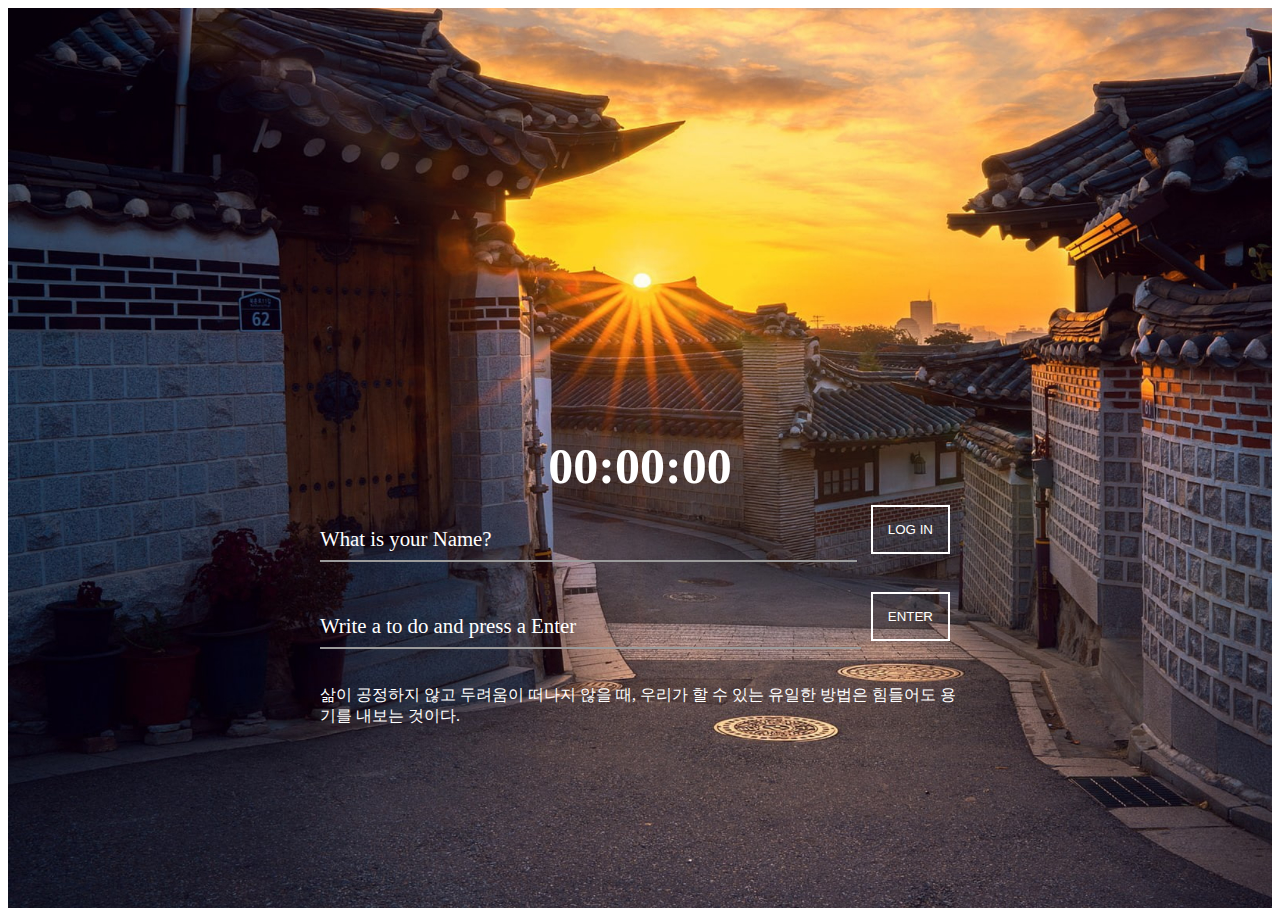
<file: index.html>
<!DOCTYPE html>
<html lang="en">
  <head>
    <meta charset="UTF-8" />
    <meta http-equiv="X-UA-Compatible" content="IE=edge" />
    <meta name="viewport" content="width=device-width, initial-scale=1.0" />
    <link rel="stylesheet" href="css/style.css" />
    <title>Momentum</title>

  </head>

  <body>
    <div id="bgImage">
      <div style="position: absolute; top: 50%; left: 50%; 
      -webkit-transform: translate(-50%, -50%);
      transform: translate(-50%, -50%);">
        <div style="        
        display: flex;
        justify-content: center;
        align-items: center;
        margin-top: 300px;
        color: white;
        ">
        <strong id="clock" style="font-size: 50px;">00:00:00</strong>
        </div>
        <form id="login-form" class="hidden" color="white" style="
        display: flex;
        justify-content: center;
        align-items: center;">
          <div class="form__group field">
            <input type="input" class="form__field" placeholder="Name" name="name" id='name' required />
            <label for="name" class="form__label">What is your Name?</label>
          </div>
          &nbsp;
          <input class="button" type="submit" value="Log In"/>
        </form>
        <br>
        <strong id="greeting" style="
        display: flex;
        justify-content: center;
        align-items: center;
        font-size:35px;
        color: white;"></strong>
        <form id="todo-form" style="
        display: flex;
        justify-content: center;
        align-items: center;">
          <div class="form__group field">
            <input type="input" class="form__field" placeholder="Name" name="name" id='name' required />
            <label for="name" class="form__label">Write a to do and press a Enter</label>
          </div>
          <input class="button" type="submit" value="Enter" />
        </form>
          <ul id="todo-list"></ul>
        <br>
        <div id="quote" style="
        display: flex;
        justify-content: center;
        align-items: center;
        color: white;">
          <span></span>
          <span></span>
        </div>
        <br>
        <div id="weather" style="
        display: flex;
        justify-content: center;
        align-items: center;
        color: white;">
          <span id="weather-first"></span>&nbsp;
          <span id="weather-second"></span>
        </div>
        </div>
        <script src="js/greetings.js"></script>
        <script src="js/clock.js"></script>
        <script src="js/quotes.js"></script>
        <script src="js/background.js"></script>
        <script src="js/todo.js"></script>
        <script src="js/weather.js"></script>
      </div>
    </div>
  </body>
</html>
</file>
<file: css/style.css>
.form__group {
    position: relative;
    padding: 15px 0 0;
    margin-top: 10px;
    width: 100%;
  }
  
  .form__field {
    font-family: inherit;
    width: 100%;
    border: 0;
    border-bottom: 2px solid #9b9b9b;
    outline: 0;
    font-size: 1.3rem;
    color: #fff;
    padding: 7px 0;
    background: transparent;
    transition: border-color 0.2s;
  }
  .form__field::placeholder {
    color: transparent;
  }
  .form__field:placeholder-shown ~ .form__label {
    font-size: 1.3rem;
    cursor: text;
    top: 20px;
  }
  
  .form__label {
    position: absolute;
    top: 0;
    display: block;
    transition: 0.2s;
    font-size: 1rem;
    color: #fff;
  }
  
  .form__field:focus {
    padding-bottom: 6px;
    font-weight: 700;
    border-width: 1px;
    border-image: linear-gradient(to right, #f392de, #f5d3ca);
    border-image-slice: 1;
  }
  .form__field:focus ~ .form__label {
    position: absolute;
    top: 0;
    display: block;
    transition: 0.2s;
    font-size: 1rem;
    color: #ffffff;
    font-weight: 700;
  }
  
  /* reset input */
  .form__field:required, .form__field:invalid {
    box-shadow: none;
  }

  /* .container {
    display: flex;
    justify-content: center;
    align-items: center;
    align-content: center;
    flex-wrap: wrap;
    width: 60vw;
    max-width: 1200px;
    margin: 0 auto;
    min-height: 100vh;
  }
   */
  .button {
    flex: auto;
    margin: 10px;
    padding: 15px;
    border: 2px solid #ffffff;
    text-align: center;
    text-transform: uppercase;
    position: relative;
    transition: 0.3s;
    background-color: transparent;
    color: #ffffff;
  }
  .button:after {
    position: relative;
    transition: 1s;
    content: "";
    width: 0;
    left: 50%;
    bottom: 0;
    height: 3px;
    background: #fae7e7;
  }
  .button:hover {
    cursor: pointer;
  }
  .button:hover:after {
    width: 100%;
    left: 0;
  }
  .button:hover:nth-of-type(1) {
    box-shadow: 0px 0px 0px 3px #f8efef;
  }
  .button:hover:nth-of-type(1):after {
    width: 0%;
  }
</file>
